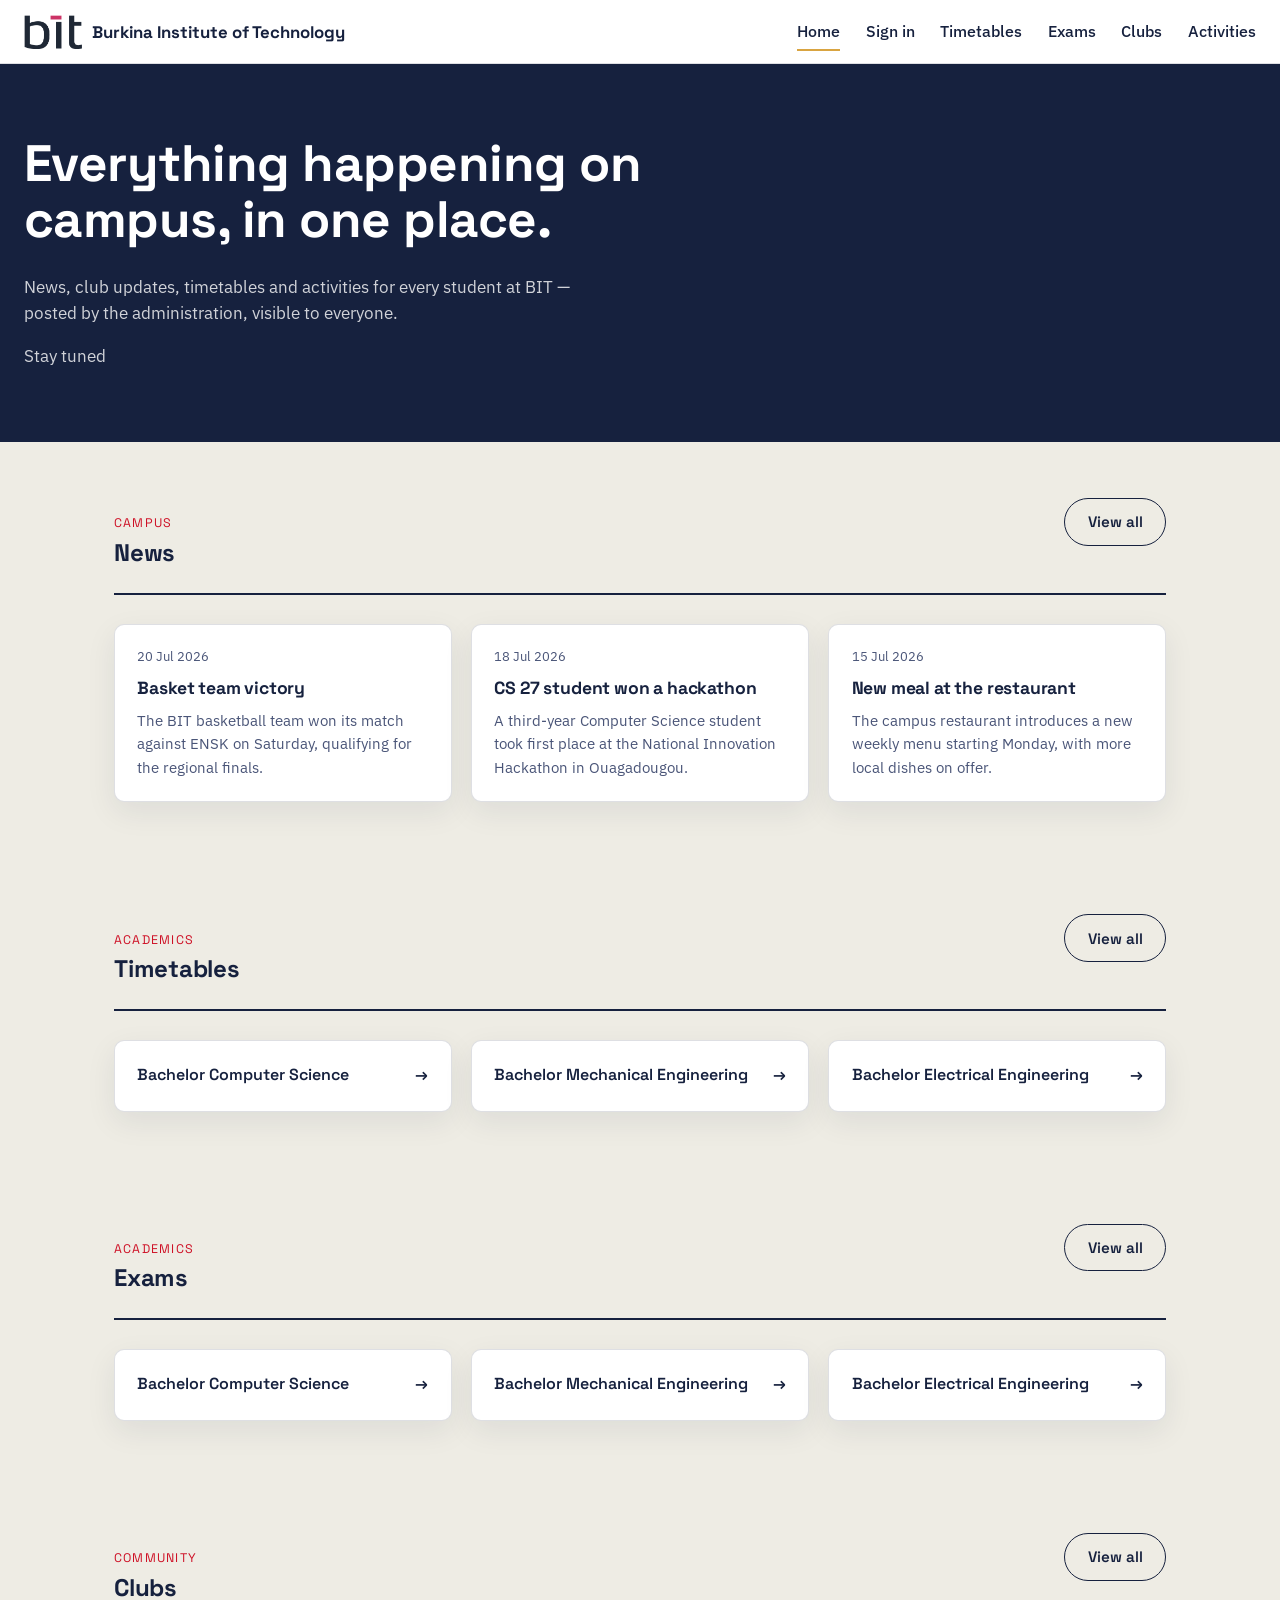
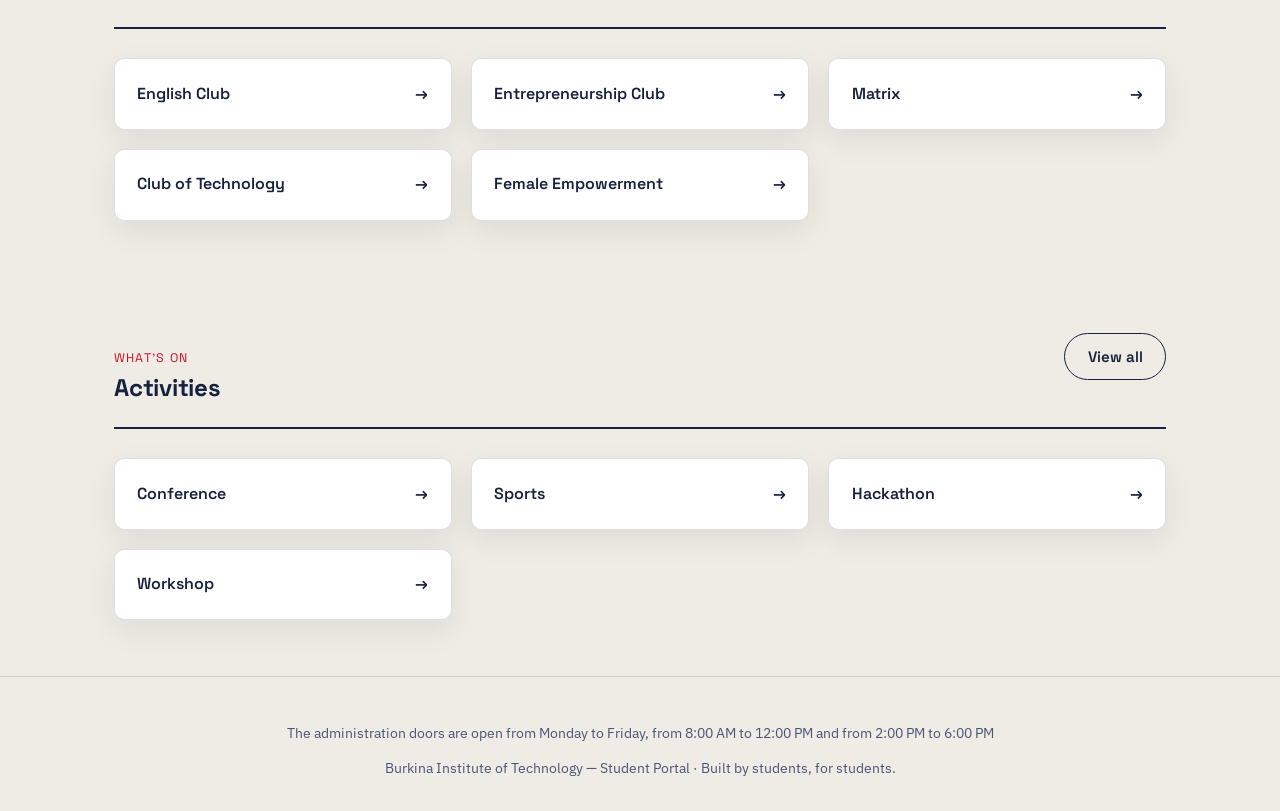
<file: index.html>
<!DOCTYPE html>
<html lang="en">
<head>
  <meta charset="UTF-8">
  <meta name="viewport" content="width=device-width, initial-scale=1.0">
  <title>Burkina Institute of Technology</title>
  <link rel="stylesheet" href="css/style.css">
</head>
<body>

  <nav>
    <a href="index.html" class="logo"><img src="images/bit.png" alt="BIT logo">Burkina Institute of Technology</a>
    <button class="nav-toggle" aria-label="Toggle menu">☰</button>
    <div class="nav-links">
      <a href="index.html" class="active">Home</a>
      <a href="pages/sign.html" id="nav-auth-link">Sign in</a>
      <a href="pages/timetable.html">Timetables</a>
      <a href="pages/exam.html">Exams</a>
      <a href="pages/clubs.html">Clubs</a>
      <a href="pages/activities.html">Activities</a>
    </div>
  </nav>

  <header class="hero">
    <div class="hero-content">
      <h1>Everything happening on campus, in one place.</h1>
      <p>News, club updates, timetables and activities for every student at BIT — posted by the administration, visible to everyone.</p>
      <p>Stay tuned</p>
    </div>
  </header>

  <main>

    <section id="news">
      <div class="section-head">
        <div>
          <span class="eyebrow">Campus</span>
          <h2>News</h2>
        </div>
        <a href="pages/news.html" class="btn btn-outline">View all</a>
      </div>
      <div class="grid" id="news-list-public"></div>
    </section>

    <section id="timetable">
      <div class="section-head">
        <div>
          <span class="eyebrow">Academics</span>
          <h2>Timetables</h2>
        </div>
        <a href="pages/timetable.html" class="btn btn-outline">View all</a>
      </div>
      <div class="grid" id="timetable-links-public"></div>
    </section>


    <section id="exam">
      <div class="section-head">
        <div>
          <span class="eyebrow">Academics</span>
          <h2>Exams</h2>
        </div>
        <a href="pages/exam.html" class="btn btn-outline">View all</a>
      </div>
      <div class="grid" id="exam-links-public"></div>
    </section>

    <section id="clubs">
      <div class="section-head">
        <div>
          <span class="eyebrow">Community</span>
          <h2>Clubs</h2>
        </div>
        <a href="pages/clubs.html" class="btn btn-outline">View all</a>
      </div>
      <div class="grid" id="clubs-links-public"></div>
    </section>

    <section id="activities">
      <div class="section-head">
        <div>
          <span class="eyebrow">What's on</span>
          <h2>Activities</h2>
        </div>
        <a href="pages/activities.html" class="btn btn-outline">View all</a>
      </div>
      <div class="grid" id="activities-links-public"></div>
    </section>

  </main>

  <footer>
    <p>The administration doors are open from Monday to Friday, from 8:00 AM to 12:00 PM and from 2:00 PM to 6:00 PM</p>
    Burkina Institute of Technology — Student Portal · Built by students, for students.
  </footer>

  <script src="js/database.js"></script>
   <script src="js/script.js"></script>
</body>
</html>
</file>
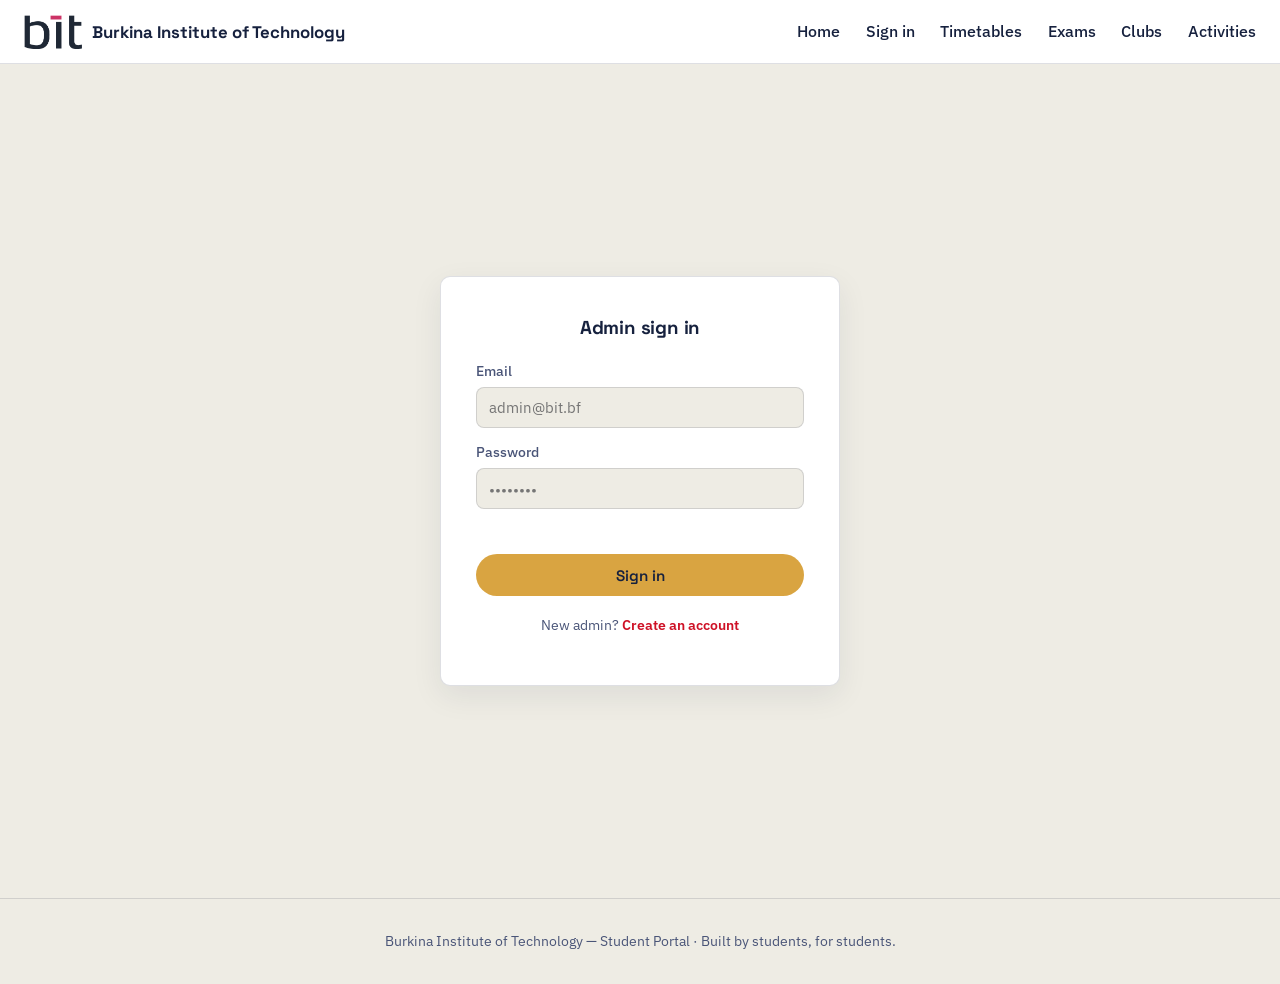
<file: pages/dashboard.html>
<!DOCTYPE html>
<html lang="en">
<head>
  <meta charset="UTF-8">
  <meta name="viewport" content="width=device-width, initial-scale=1.0">
  <title>Admin dashboard — BIT</title>
  <link rel="stylesheet" href="../css/style.css">
</head>
<body>

  <nav>
    <a href="../index.html" class="logo"><img src="../images/bit.png" alt="BIT logo">Burkina Institute of Technology</a>
    <button class="nav-toggle" aria-label="Toggle menu">☰</button>
    <div class="nav-links">
      <a href="../index.html">Home</a>
      <a href="sign.html" id="nav-auth-link">Sign in</a>
      <a href="timetable.html">Timetables</a>
      <a href="exam.html">Exams</a>
      <a href="clubs.html">Clubs</a>
      <a href="activities.html">Activities</a>
    </div>
  </nav>

  <div id="dash-guard" class="auth-wrap" style="display:none;">
    <div class="auth-card">
      <h3 style="margin-bottom:1.2rem; text-align:center;">Admin sign in</h3>
      <form id="login-form" class="form-panel active">
        <div class="field">
          <label for="login-email">Email</label>
          <input id="login-email" type="email" required placeholder="admin@bit.bf">
        </div>
        <div class="field">
          <label for="login-password">Password</label>
          <input id="login-password" type="password" required placeholder="••••••••">
        </div>
        <div class="form-msg" id="login-msg"></div>
        <button class="btn btn-gold" type="submit">Sign in</button>
      </form>
      <p style="text-align:center; font-size:0.85rem; margin-top:1.2rem; color:var(--ink-soft);">
        New admin? <a href="sign.html?role=admin&tab=register" style="color:var(--red); font-weight:600;">Create an account</a>
      </p>
    </div>
  </div>

  <div id="dash-content" class="page-section" style="display:none;">
    <div class="section-head">
      <div>
        <span class="eyebrow">Admin</span>
        <h2>Dashboard</h2>
      </div>
      <button class="btn btn-outline" id="export-data-btn" type="button">Export data (.csv)</button>
    </div>

    <div class="dash-grid" style="margin-bottom: 3rem;">
      <div class="dash-card">
        <h3>Post a news item</h3>
        <form id="news-form">
          <div class="field">
            <label for="news-title">Title</label>
            <input id="news-title" type="text" required placeholder="e.g. Library extends opening hours">
          </div>
          <div class="field">
            <label for="news-content">Content</label>
            <textarea id="news-content" required placeholder="Write the news content..."></textarea>
          </div>
          <button class="btn btn-gold" type="submit">Publish news</button>
        </form>
      </div>
      <div>
        <h3>Published news</h3>
        <div class="dash-list" id="news-list"></div>
      </div>
    </div>

    <div class="dash-grid" style="margin-bottom: 3rem;">
      <div class="dash-card">
        <h3>Add an activity</h3>
        <form id="activity-form">
          <div class="field">
            <label for="activity-title">Title</label>
            <input id="activity-title" type="text" required placeholder="e.g. Robotics Workshop">
          </div>
          <div class="field">
            <label for="activity-type">Type</label>
            <select id="activity-type" required></select>
          </div>
          <div class="field">
            <label for="activity-date">Date</label>
            <input id="activity-date" type="date" required>
          </div>
          <div class="field">
            <label for="activity-location">Location</label>
            <input id="activity-location" type="text" required placeholder="e.g. Amphi B">
          </div>
          <div class="field">
            <label for="activity-description">Description</label>
            <textarea id="activity-description" required placeholder="Short description..."></textarea>
          </div>
          <button class="btn btn-gold" type="submit">Add activity</button>
        </form>
      </div>
      <div>
        <h3>Upcoming activities</h3>
        <div class="dash-list" id="activity-list"></div>
      </div>
    </div>

    <div class="dash-grid" style="margin-bottom: 3rem;">
      <div class="dash-card">
        <h3>Add a timetable session</h3>
        <form id="timetable-form">
          <div class="field">
            <label for="tt-filiere">Filière</label>
            <select id="tt-filiere" required></select>
          </div>
          <div class="field">
            <label for="tt-annee">Year</label>
            <select id="tt-annee" required></select>
          </div>
          <div class="field">
            <label for="tt-course">Course</label>
            <input id="tt-course" type="text" required placeholder="e.g. Data Structures">
          </div>
          <div class="field">
            <label for="tt-day">Day</label>
            <select id="tt-day" required></select>
          </div>
          <div class="field">
            <label for="tt-start">Start time</label>
            <input id="tt-start" type="time" required>
          </div>
          <div class="field">
            <label for="tt-end">End time</label>
            <input id="tt-end" type="time" required>
          </div>
          <div class="field">
            <label for="tt-room">Room</label>
            <input id="tt-room" type="text" required placeholder="e.g. Room 204">
          </div>
          <button class="btn btn-gold" type="submit">Add session</button>
        </form>
      </div>
      <div>
        <h3>Timetable sessions</h3>
        <div class="dash-list" id="timetable-list"></div>
      </div>
    </div>

    <div class="dash-grid" style="margin-bottom: 3rem;">
      <div class="dash-card">
        <h3>Add an exam</h3>
        <form id="exam-form">
          <div class="field">
            <label for="exam-filiere">Filière</label>
            <select id="exam-filiere" required></select>
          </div>
          <div class="field">
            <label for="exam-annee">Year</label>
            <select id="exam-annee" required></select>
          </div>
          <div class="field">
            <label for="exam-course">Course</label>
            <input id="exam-course" type="text" required placeholder="e.g. Data Structures">
          </div>
          <div class="field">
            <label for="exam-date">Date</label>
            <input id="exam-date" type="date" required>
          </div>
          <div class="field">
            <label for="exam-time">Time (optional)</label>
            <input id="exam-time" type="time">
          </div>
          <div class="field">
            <label for="exam-room">Room (optional)</label>
            <input id="exam-room" type="text" placeholder="e.g. Room 204">
          </div>
          <div class="field">
            <label for="exam-notes">Notes (optional)</label>
            <textarea id="exam-notes" placeholder="What it covers, materials allowed..."></textarea>
          </div>
          <button class="btn btn-gold" type="submit">Add exam</button>
        </form>
      </div>
      <div>
        <h3>Scheduled exams</h3>
        <div class="dash-list" id="exam-list"></div>
      </div>
    </div>

    <div class="dash-grid" style="margin-bottom: 3rem;">
      <div class="dash-card">
        <h3>Post a weekly club update</h3>
        <form id="club-form">
          <div class="field">
            <label for="club-select">Club</label>
            <select id="club-select" required></select>
          </div>
          <div class="field">
            <label for="club-update">This week's update</label>
            <textarea id="club-update" required placeholder="e.g. Meeting Friday 5pm, room C3."></textarea>
          </div>
          <div class="form-msg" id="club-msg"></div>
          <button class="btn btn-gold" type="submit">Save update</button>
        </form>
      </div>
    </div>

    <div class="section-head" style="margin-top: 1rem;">
      <div>
        <span class="eyebrow">Configuration</span>
        <h2>Manage site options</h2>
      </div>
    </div>

    <div class="dash-grid" style="margin-bottom: 3rem;">
      <div class="dash-card">
        <h3>Add a filière</h3>
        <form id="filiere-form">
          <div class="field">
            <label for="filiere-name">Name</label>
            <input id="filiere-name" type="text" required placeholder="e.g. Master Artificial Intelligence">
          </div>
          <div class="field">
            <label for="filiere-years">Number of years</label>
            <input id="filiere-years" type="number" min="1" max="10" required placeholder="e.g. 2">
          </div>
          <button class="btn btn-gold" type="submit">Add filière</button>
        </form>
      </div>
      <div>
        <h3>Existing filières</h3>
        <div class="dash-list" id="filiere-list"></div>
      </div>
    </div>

    <div class="dash-grid" style="margin-bottom: 3rem;">
      <div class="dash-card">
        <h3>Add a club</h3>
        <form id="club-mgmt-form">
          <div class="field">
            <label for="club-mgmt-name">Name</label>
            <input id="club-mgmt-name" type="text" required placeholder="e.g. Photography Club">
          </div>
          <div class="field">
            <label for="club-mgmt-description">Description</label>
            <textarea id="club-mgmt-description" required placeholder="What the club is about..."></textarea>
          </div>
          <button class="btn btn-gold" type="submit">Add club</button>
        </form>
      </div>
      <div>
        <h3>Existing clubs</h3>
        <div class="dash-list" id="club-mgmt-list"></div>
      </div>
    </div>

    <div class="dash-grid">
      <div class="dash-card">
        <h3>Add an activity type</h3>
        <form id="activity-type-form">
          <div class="field">
            <label for="activity-type-name">Name</label>
            <input id="activity-type-name" type="text" required placeholder="e.g. Company visit">
          </div>
          <div class="field">
            <label for="activity-type-description">Description</label>
            <textarea id="activity-type-description" required placeholder="What this type of activity is about..."></textarea>
          </div>
          <button class="btn btn-gold" type="submit">Add activity type</button>
        </form>
      </div>
      <div>
        <h3>Existing activity types</h3>
        <div class="dash-list" id="activity-type-list"></div>
      </div>
    </div>

  </div>

  <footer>
    Burkina Institute of Technology — Student Portal · Built by students, for students.
  </footer>

  <script src="../js/database.js"></script>
   <script src="../js/script.js"></script>
</body>
</html>
</file>
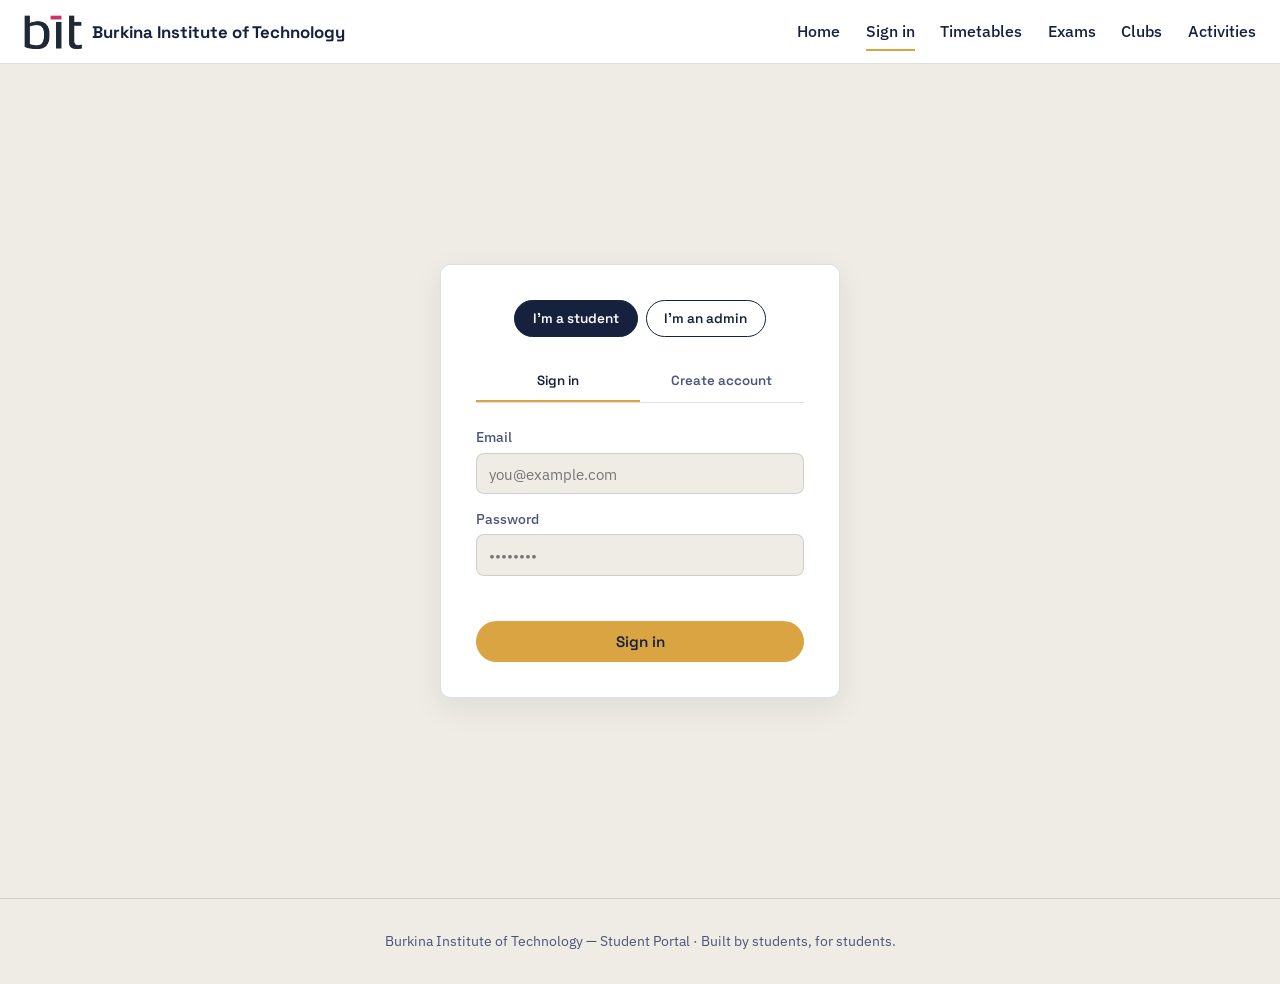
<file: pages/sign.html>
<!DOCTYPE html>
<html lang="en">
<head>
  <meta charset="UTF-8">
  <meta name="viewport" content="width=device-width, initial-scale=1.0">
  <title>Sign in — BIT</title>
  <link rel="stylesheet" href="../css/style.css">
</head>
<body>

  <nav>
    <a href="../index.html" class="logo"><img src="../images/bit.png" alt="BIT logo">Burkina Institute of Technology</a>
    <button class="nav-toggle" aria-label="Toggle menu">☰</button>
    <div class="nav-links">
      <a href="../index.html">Home</a>
      <a href="sign.html" id="nav-auth-link" class="active">Sign in</a>
      <a href="timetable.html">Timetables</a>
      <a href="exam.html">Exams</a>
      <a href="clubs.html">Clubs</a>
      <a href="activities.html">Activities</a>
    </div>
  </nav>

  <div class="auth-wrap">
    <div class="auth-card">

      <div class="tab-group" id="role-toggle">
        <button type="button" class="tab-btn active" data-role="student">I'm a student</button>
        <button type="button" class="tab-btn" data-role="admin">I'm an admin</button>
      </div>

      <div class="auth-tabs">
        <button type="button" id="tab-login" class="active">Sign in</button>
        <button type="button" id="tab-register">Create account</button>
      </div>

      <form id="login-form" class="form-panel active">
        <div class="field">
          <label for="login-email">Email</label>
          <input id="login-email" type="email" required placeholder="you@example.com">
        </div>
        <div class="field">
          <label for="login-password">Password</label>
          <input id="login-password" type="password" required placeholder="••••••••">
        </div>
        <div class="form-msg" id="login-msg"></div>
        <button class="btn btn-gold" type="submit">Sign in</button>
      </form>

      <form id="register-form" class="form-panel">
        <div class="field">
          <label for="reg-firstname">First name</label>
          <input id="reg-firstname" type="text" required placeholder="Aïcha">
        </div>
        <div class="field">
          <label for="reg-lastname">Last name</label>
          <input id="reg-lastname" type="text" required placeholder="Ouédraogo">
        </div>

        <div id="student-only-fields" style="display:flex; flex-direction:column; gap:0.9rem;">
          <div class="field">
            <label for="reg-studentid">Student ID</label>
            <input id="reg-studentid" type="text" required placeholder="e.g. BIT2026-045">
          </div>
          <div class="field">
            <label for="reg-filiere">Filière</label>
            <select id="reg-filiere" required></select>
          </div>
          <div class="field">
            <label for="reg-annee">Year</label>
            <select id="reg-annee" required></select>
          </div>
        </div>

        <div class="field">
          <label for="reg-email">Email</label>
          <input id="reg-email" type="email" required placeholder="you@example.com">
        </div>
        <div class="field">
          <label for="reg-whatsapp">WhatsApp number</label>
          <input id="reg-whatsapp" type="tel" required placeholder="+226 70 00 00 00">
        </div>
        <div class="field">
          <label for="reg-password">Password</label>
          <input id="reg-password" type="password" required minlength="4" placeholder="At least 4 characters">
        </div>
        <div class="form-msg" id="register-msg"></div>
        <button class="btn btn-gold" type="submit">Create account</button>
      </form>

    </div>
  </div>

  <footer>
    Burkina Institute of Technology — Student Portal · Built by students, for students.
  </footer>

  <script src="../js/database.js"></script>
   <script src="../js/script.js"></script>
</body>
</html>
</file>
<file: css/style.css>
@import url('https://fonts.googleapis.com/css2?family=Space+Grotesk:wght@500;600;700&family=IBM+Plex+Sans:wght@400;500;600&display=swap');

:root {
  --ink: #16213e;
  --ink-soft: #4a5578;
  --paper: #eeece4;
  --paper-raised: #ffffff;
  --gold: #d9a441;
  --red: #ce1126;
  --green: #158a4d;
  --line: rgba(22, 33, 62, 0.14);
  --shadow: 0 10px 30px rgba(22, 33, 62, 0.08);
  --font-display: 'Space Grotesk', sans-serif;
  --font-body: 'IBM Plex Sans', sans-serif;
  --radius: 10px;
}

* { box-sizing: border-box; }

html { scroll-behavior: smooth; }

body {
  margin: 0;
  background: var(--paper);
  color: var(--ink);
  font-family: var(--font-body);
  line-height: 1.55;
}

h1, h2, h3 {
  font-family: var(--font-display);
  margin: 0 0 0.5em 0;
  color: var(--ink);
  letter-spacing: -0.01em;
}

a { color: inherit; text-decoration: none; }

img { max-width: 100%; display: block; }

:focus-visible {
  outline: 3px solid var(--gold);
  outline-offset: 2px;
}

/* ---------- Nav ---------- */
nav {
  position: sticky;
  top: 0;
  z-index: 50;
  display: flex;
  align-items: center;
  justify-content: space-between;
  padding: 0.9rem 1.5rem;
  background: var(--paper-raised);
  border-bottom: 1px solid var(--line);
}

nav .logo {
  display: flex;
  align-items: center;
  gap: 0.6rem;
  font-family: var(--font-display);
  font-weight: 700;
  font-size: 1.05rem;
}

nav .logo img { height: 34px; width: auto; max-width: 90px; object-fit: contain; }

.nav-links {
  display: flex;
  align-items: center;
  gap: 1.6rem;
  font-weight: 500;
}

.nav-links a {
  position: relative;
  padding: 0.3rem 0;
}

.nav-links a::after {
  content: "";
  position: absolute;
  left: 0; bottom: -2px;
  width: 0%;
  height: 2px;
  background: var(--gold);
  transition: width 0.2s ease;
}

.nav-links a:hover::after,
.nav-links a.active::after { width: 100%; }

.nav-links a.btn-outline {
  border: 1.5px solid var(--ink);
  padding: 0.4rem 0.9rem;
  border-radius: 999px;
}
.nav-links a.btn-outline::after { display: none; }

.nav-toggle {
  display: none;
  background: none;
  border: none;
  font-size: 1.5rem;
  cursor: pointer;
  color: var(--ink);
}

.user-chip {
  font-size: 0.85rem;
  color: var(--ink-soft);
  padding: 0.3rem 0.7rem;
  border-radius: 999px;
  background: var(--paper);
}

/* ---------- Hero (signature element: timetable-grid motif) ---------- */
.hero {
  position: relative;
  overflow: hidden;
  background:
    repeating-linear-gradient(90deg, transparent, transparent 79px, var(--line) 80px),
    repeating-linear-gradient(0deg, transparent, transparent 79px, var(--line) 80px),
    var(--ink);
  color: #fff;
  padding: 4.5rem 1.5rem 3.5rem;
}

.hero .week-row {
  display: flex;
  gap: 0.5rem;
  margin-bottom: 1.6rem;
  flex-wrap: wrap;
}

.hero .week-row span {
  font-family: var(--font-display);
  font-size: 0.75rem;
  letter-spacing: 0.08em;
  padding: 0.25rem 0.65rem;
  border: 1px solid rgba(255,255,255,0.3);
  border-radius: 999px;
  color: rgba(255,255,255,0.75);
}

.hero .week-row span.today {
  background: var(--gold);
  color: var(--ink);
  border-color: var(--gold);
  font-weight: 600;
}

.hero-content { max-width: 760px; }

.hero h1 {
  color: #fff;
  font-size: clamp(2rem, 5vw, 3.2rem);
  line-height: 1.1;
}

.hero p {
  color: rgba(255,255,255,0.8);
  max-width: 55ch;
  font-size: 1.05rem;
}

.hero img.campus-shot {
  margin-top: 2rem;
  border-radius: var(--radius);
  max-height: 320px;
  width: 100%;
  object-fit: cover;
  box-shadow: var(--shadow);
}

/* ---------- Sections ---------- */
main section, .page-section {
  padding: 3.5rem 1.5rem;
  max-width: 1100px;
  margin: 0 auto;
}

.section-head {
  display: flex;
  align-items: baseline;
  justify-content: space-between;
  gap: 1rem;
  margin-bottom: 1.8rem;
  border-bottom: 2px solid var(--ink);
  padding-bottom: 0.6rem;
}

.section-head .eyebrow {
  font-family: var(--font-display);
  font-size: 0.78rem;
  letter-spacing: 0.1em;
  color: var(--red);
  text-transform: uppercase;
}

/* ---------- Card grid ---------- */
.grid {
  display: grid;
  grid-template-columns: repeat(auto-fit, minmax(260px, 1fr));
  gap: 1.2rem;
}

.card {
  background: var(--paper-raised);
  border: 1px solid var(--line);
  border-radius: var(--radius);
  padding: 1.4rem;
  box-shadow: var(--shadow);
  transition: transform 0.15s ease;
}

.card:hover { transform: translateY(-3px); }

.card .tag {
  display: inline-block;
  font-size: 0.7rem;
  font-weight: 600;
  letter-spacing: 0.06em;
  text-transform: uppercase;
  padding: 0.2rem 0.55rem;
  border-radius: 999px;
  margin-bottom: 0.6rem;
}

.tag { background: rgba(22,33,62,0.08); color: var(--ink-soft); } /* default for any custom type */
.tag-sports { background: rgba(21,138,77,0.12); color: var(--green); }
.tag-hackathon { background: rgba(206,17,38,0.1); color: var(--red); }
.tag-conference { background: rgba(217,164,65,0.18); color: #8a6516; }
.tag-workshop { background: rgba(22,33,62,0.08); color: var(--ink-soft); }

.card h3 { font-size: 1.1rem; margin-bottom: 0.4rem; }
.card .meta { font-size: 0.82rem; color: var(--ink-soft); margin-bottom: 0.5rem; }
.card p { margin: 0; font-size: 0.94rem; color: var(--ink-soft); }

.card.link-card {
  display: flex;
  align-items: center;
  justify-content: space-between;
  font-family: var(--font-display);
  font-weight: 600;
}

.empty-state {
  padding: 2rem;
  text-align: center;
  color: var(--ink-soft);
  border: 1px dashed var(--line);
  border-radius: var(--radius);
}

/* ---------- Forms ---------- */
.auth-wrap {
  min-height: calc(100vh - 66px);
  display: flex;
  align-items: center;
  justify-content: center;
  padding: 2rem 1.2rem;
}

.auth-card {
  background: var(--paper-raised);
  border: 1px solid var(--line);
  border-radius: var(--radius);
  box-shadow: var(--shadow);
  padding: 2.2rem;
  width: 100%;
  max-width: 400px;
}

.auth-tabs {
  display: flex;
  border-bottom: 1px solid var(--line);
  margin-bottom: 1.5rem;
}

.auth-tabs button {
  flex: 1;
  padding: 0.7rem;
  background: none;
  border: none;
  font-family: var(--font-display);
  font-weight: 600;
  color: var(--ink-soft);
  cursor: pointer;
  border-bottom: 2px solid transparent;
}

.auth-tabs button.active {
  color: var(--ink);
  border-bottom-color: var(--gold);
}

.form-panel { display: none; flex-direction: column; gap: 0.9rem; }
.form-panel.active { display: flex; }

label { font-size: 0.85rem; font-weight: 500; color: var(--ink-soft); }

input, select, textarea {
  width: 100%;
  padding: 0.6rem 0.75rem;
  border: 1px solid var(--line);
  border-radius: 8px;
  font-family: var(--font-body);
  font-size: 0.95rem;
  background: var(--paper);
  color: var(--ink);
}

textarea { resize: vertical; min-height: 90px; }

.field { display: flex; flex-direction: column; gap: 0.3rem; }

.btn {
  cursor: pointer;
  border: none;
  border-radius: 999px;
  padding: 0.7rem 1.4rem;
  font-family: var(--font-display);
  font-weight: 600;
  font-size: 0.95rem;
  background: var(--ink);
  color: #fff;
  transition: opacity 0.15s ease;
}

.btn:hover { opacity: 0.88; }
.btn.btn-gold { background: var(--gold); color: var(--ink); }
.btn.btn-outline { background: none; border: 1.5px solid var(--ink); color: var(--ink); }

.form-msg { font-size: 0.85rem; min-height: 1.2em; }
.form-msg.error { color: var(--red); }
.form-msg.success { color: var(--green); }

.demo-note {
  margin-top: 1.2rem;
  font-size: 0.78rem;
  color: var(--ink-soft);
  background: var(--paper);
  padding: 0.7rem 0.9rem;
  border-radius: 8px;
}

/* ---------- Tabs (role toggle, program/year toggle) ---------- */
.tab-group {
  display: flex;
  flex-wrap: wrap;
  gap: 0.5rem;
  margin-bottom: 1rem;
}

.tab-group .tab-btn {
  padding: 0.55rem 1.1rem;
  border-radius: 999px;
  border: 1.5px solid var(--ink);
  background: var(--paper-raised);
  color: var(--ink);
  font-family: var(--font-display);
  font-weight: 600;
  font-size: 0.85rem;
  cursor: pointer;
  transition: background 0.15s ease, color 0.15s ease;
}

.tab-group .tab-btn.active {
  background: var(--ink);
  color: #fff;
}

.tab-group.tab-group-sub {
  margin-bottom: 1.8rem;
}

.tab-group.tab-group-sub .tab-btn {
  border-color: var(--line);
  font-size: 0.8rem;
  padding: 0.45rem 0.9rem;
}

.tab-group.tab-group-sub .tab-btn.active {
  background: var(--gold);
  color: var(--ink);
  border-color: var(--gold);
}

#role-toggle {
  margin-bottom: 1.5rem;
  justify-content: center;
}

/* ---------- Timetable schedule display ---------- */
.schedule-day { margin-bottom: 1.6rem; }

.schedule-day h4 {
  font-family: var(--font-display);
  font-size: 0.9rem;
  color: var(--red);
  text-transform: uppercase;
  letter-spacing: 0.05em;
  margin-bottom: 0.6rem;
  border-bottom: 1px solid var(--line);
  padding-bottom: 0.3rem;
}

.schedule-row {
  display: flex;
  align-items: center;
  gap: 1rem;
  background: var(--paper-raised);
  border: 1px solid var(--line);
  border-radius: 8px;
  padding: 0.7rem 1rem;
  margin-bottom: 0.5rem;
  font-size: 0.92rem;
  flex-wrap: wrap;
}

.schedule-row .time {
  color: var(--ink-soft);
  font-family: var(--font-display);
  font-weight: 600;
  min-width: 110px;
}

.schedule-row .course { flex: 1; }
.schedule-row .room { color: var(--ink-soft); font-size: 0.85rem; }

/* ---------- Dashboard ---------- */
.dash-grid {
  display: grid;
  grid-template-columns: minmax(280px, 380px) 1fr;
  gap: 2rem;
  align-items: start;
}

.dash-card {
  background: var(--paper-raised);
  border: 1px solid var(--line);
  border-radius: var(--radius);
  padding: 1.5rem;
  box-shadow: var(--shadow);
}

.dash-card form { display: flex; flex-direction: column; gap: 0.8rem; }

.dash-list { display: flex; flex-direction: column; gap: 0.8rem; }

.dash-item {
  display: flex;
  justify-content: space-between;
  align-items: flex-start;
  gap: 1rem;
  background: var(--paper-raised);
  border: 1px solid var(--line);
  border-radius: var(--radius);
  padding: 1rem 1.2rem;
}

.dash-item button {
  background: none;
  border: none;
  color: var(--red);
  cursor: pointer;
  font-size: 0.85rem;
  font-weight: 600;
}

/* ---------- Footer ---------- */
footer {
  border-top: 1px solid var(--line);
  padding: 2rem 1.5rem;
  text-align: center;
  font-size: 0.85rem;
  color: var(--ink-soft);
}

/* ---------- Responsive ---------- */
@media (max-width: 760px) {
  .nav-links {
    position: fixed;
    top: 64px; left: 0; right: 0;
    background: var(--paper-raised);
    flex-direction: column;
    align-items: flex-start;
    padding: 1rem 1.5rem;
    border-bottom: 1px solid var(--line);
    transform: translateY(-150%);
    transition: transform 0.2s ease;
  }
  .nav-links.open { transform: translateY(0); }
  .nav-toggle { display: block; }
  .dash-grid { grid-template-columns: 1fr; }
}
</file>
